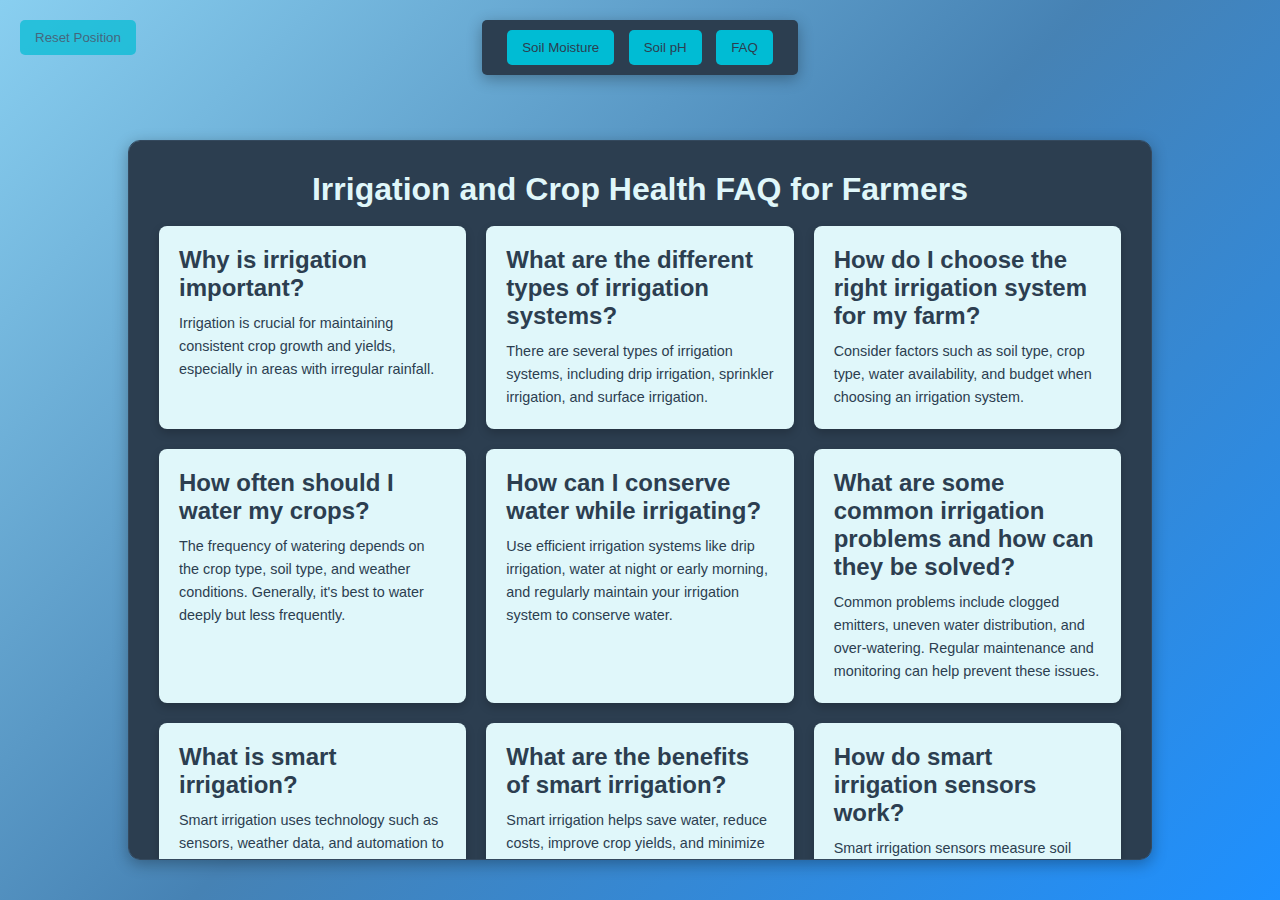
<file: faq.html>
<!DOCTYPE html>
<html lang="en">

<head>
    <meta charset="UTF-8">
    <meta name="viewport" content="width=device-width, initial-scale=1.0">
    <title>Irrigation and Crop Health FAQ for Farmers</title>
    <link rel="stylesheet" href="faq.css">
</head>
<body>
    <nav class="navbar">
        <button class="nav-button" onclick="location.href='index.html'">Soil Moisture</button>
        <button class="nav-button" onclick="location.href='pH.html'">Soil pH</button>
        <button class="nav-button" onclick="location.href='faq.html'">FAQ</button>
    </nav>

    <button id="reset-btn">Reset Position</button>
    <div class="container">
        <h1>Irrigation and Crop Health FAQ for Farmers</h1>
        <br>
        <div class="faq-container">
            <div id="importance" class="faq">
                <h2>Why is irrigation important?</h2>
                <p>Irrigation is crucial for maintaining consistent crop growth and yields, especially in areas with irregular rainfall.</p>
            </div>

            <div id="types" class="faq">
                <h2>What are the different types of irrigation systems?</h2>
                <p>There are several types of irrigation systems, including drip irrigation, sprinkler irrigation, and surface irrigation.</p>
            </div>

            <div id="choose-system" class="faq">
                <h2>How do I choose the right irrigation system for my farm?</h2>
                <p>Consider factors such as soil type, crop type, water availability, and budget when choosing an irrigation system.</p>
            </div>

            <div id="frequency" class="faq">
                <h2>How often should I water my crops?</h2>
                <p>The frequency of watering depends on the crop type, soil type, and weather conditions. Generally, it's best to water deeply but less frequently.</p>
            </div>

            <div id="conservation" class="faq">
                <h2>How can I conserve water while irrigating?</h2>
                <p>Use efficient irrigation systems like drip irrigation, water at night or early morning, and regularly maintain your irrigation system to conserve water.</p>
            </div>

            <div id="problems" class="faq">
                <h2>What are some common irrigation problems and how can they be solved?</h2>
                <p>Common problems include clogged emitters, uneven water distribution, and over-watering. Regular maintenance and monitoring can help prevent these issues.</p>
            </div>

            <!-- New questions related to smart irrigation -->
            <div id="smart-irrigation" class="faq">
                <h2>What is smart irrigation?</h2>
                <p>Smart irrigation uses technology such as sensors, weather data, and automation to optimize water use for crops, improving efficiency and conservation.</p>
            </div>

            <div id="benefits-smart-irrigation" class="faq">
                <h2>What are the benefits of smart irrigation?</h2>
                <p>Smart irrigation helps save water, reduce costs, improve crop yields, and minimize environmental impact by using water more efficiently and effectively.</p>
            </div>

            <div id="smart-sensors" class="faq">
                <h2>How do smart irrigation sensors work?</h2>
                <p>Smart irrigation sensors measure soil moisture, weather conditions, and plant needs to automatically adjust watering schedules and amounts.</p>
            </div>

            <div id="install-smart-irrigation" class="faq">
                <h2>How do I install a smart irrigation system?</h2>
                <p>Installing a smart irrigation system involves setting up sensors, connecting them to a central controller, and configuring the system to work with local weather data.</p>
            </div>

            <div id="cost-smart-irrigation" class="faq">
                <h2>What is the cost of implementing smart irrigation?</h2>
                <p>The cost of smart irrigation systems varies based on the complexity and size of the setup. Initial investment can be high, but long-term savings on water and increased crop yields often offset the cost.</p>
            </div>

            <div id="maintenance-smart-irrigation" class="faq">
                <h2>What maintenance is required for smart irrigation systems?</h2>
                <p>Regular maintenance for smart irrigation systems includes checking and calibrating sensors, cleaning emitters, and updating software for the control system.</p>
            </div>

            <!-- Questions related to pH and crop health -->
            <div id="soil-ph" class="faq">
                <h2>Why is soil pH important for crop health?</h2>
                <p>Soil pH affects nutrient availability to plants. Different crops thrive at different pH levels.</p>
            </div>

            <div id="measuring-soil-ph" class="faq">
                <h2>How do I measure soil pH?</h2>
                <p>Soil pH can be measured using pH testing kits or electronic soil pH meters.</p>
            </div>

            <div id="adjusting-soil-ph" class="faq">
                <h2>How can I adjust soil pH?</h2>
                <p>Soil pH can be adjusted by adding amendments like lime to raise pH or sulfur to lower pH.</p>
            </div>

            <div id="effects-poor-ph" class="faq">
                <h2>What are the effects of poor soil pH on crops?</h2>
                <p>Poor soil pH can lead to nutrient deficiencies, reduced crop yields, and poor overall plant health.</p>
            </div>

            <div id="monitoring-pH" class="faq">
                <h2>How often should I monitor soil pH?</h2>
                <p>Monitoring soil pH should be done regularly, especially before planting and during the growing season.</p>
            </div>
        </div>
    </div>

    <script>
        // JavaScript for draggable container
        document.addEventListener('DOMContentLoaded', (event) => {
            const container = document.querySelector('.container');
            const resetButton = document.getElementById('reset-btn');
            let isDragging = false;
            let offsetX, offsetY;
            const initialPosition = {
                top: window.innerHeight / 2 - container.offsetHeight / 2 + 50 + 'px', // Shifted 50px lower
                left: window.innerWidth / 2 - container.offsetWidth / 2 + 'px'
            };

            container.style.top = initialPosition.top;
            container.style.left = initialPosition.left;

            container.addEventListener('mousedown', (e) => {
                isDragging = true;
                offsetX = e.clientX - container.getBoundingClientRect().left;
                offsetY = e.clientY - container.getBoundingClientRect().top;
                container.style.transition = 'none'; // Disable transitions during dragging
            });

            document.addEventListener('mousemove', (e) => {
                if (isDragging) {
                    container.style.left = `${e.clientX - offsetX}px`;
                    container.style.top = `${e.clientY - offsetY}px`;
                }
            });

            document.addEventListener('mouseup', () => {
                isDragging = false;
                container.style.transition = ''; // Re-enable transitions
            });

            resetButton.addEventListener('click', () => {
                container.style.top = initialPosition.top;
                container.style.left = initialPosition.left;
            });
        });
    </script>
</body>

</html>
</file>
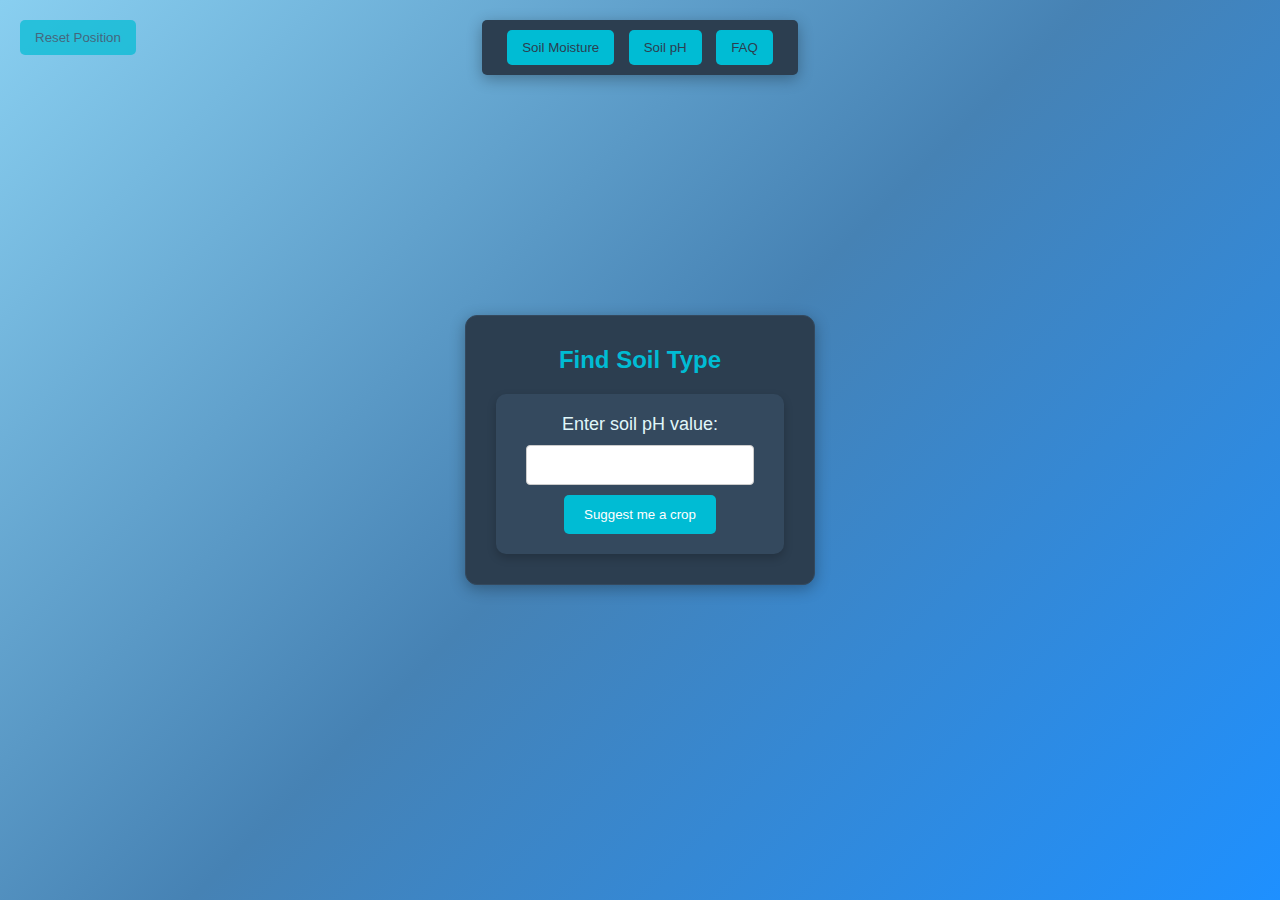
<file: pH.html>
<!DOCTYPE html>
<html lang="en">
<head>
    <meta charset="UTF-8">
    <meta name="viewport" content="width=device-width, initial-scale=1.0">
    <title>Soil Type Finder</title>
    <link rel="stylesheet" href="styleph.css">
</head>
<body>
    <nav class="navbar">
        <button class="nav-button" onclick="location.href='index.html'">Soil Moisture</button>
        <button class="nav-button" onclick="location.href='pH.html'">Soil pH</button>
        <button class="nav-button" onclick="location.href='faq.html'">FAQ</button>
    </nav>

    <button id="reset-btn">Reset Position</button>
    <div class="container" id="soilTypeContainer">
        <h1>Find Soil Type</h1>
        <div class="middle-box">
            <label for="numberInput">Enter soil pH value:</label>
            <input type="number" id="numberInput" />
            <button onclick="findSoilType()">Suggest me a crop</button>
            <p id="result"></p>
        </div>
    </div>

    <script>
        async function fetchData() {
            try {
                const response = await fetch(
                    "https://script.googleusercontent.com/macros/echo?user_content_key=[base64]&lib=Mgm76Ul1SdDz-8dWMZ4C91iJes7BewgY5"
                );
                if (!response.ok) {
                    throw new Error('Failed to fetch data');
                }
                const data = await response.json();
                console.log('Fetched data:', data); // Log fetched data for debugging
                return data;
            } catch (error) {
                console.error('Error fetching data:', error);
                return []; // Return empty array or handle error as needed
            }
        }

        function getSoilTypes(number, data) {
            const matchingTypes = [];
            for (let item of data) {
                if (number >= item.rangeStart && number <= item.rangeEnd) {
                    matchingTypes.push(item.soilType);
                }
            }
            return matchingTypes.length > 0 ? matchingTypes : ["Unknown"];
        }

        async function findSoilType() {
            const resultElement = document.getElementById("result");
            const number = parseFloat(document.getElementById("numberInput").value);

            if (isNaN(number)) {
                resultElement.textContent = "Please enter a valid number.";
                return;
            }

            try {
                const data = await fetchData();
                const soilTypes = getSoilTypes(number, data);
                resultElement.textContent = "Crops Recommended: " + soilTypes.join(", ");
            } catch (error) {
                resultElement.textContent = "Failed to fetch data. Please try again later."; // Display error message
            }
        }

        document.addEventListener('DOMContentLoaded', () => {
            const container = document.getElementById('soilTypeContainer');
            const resetButton = document.getElementById('reset-btn');
            let isDragging = false;
            let offsetX, offsetY;
            const initialPosition = {
                top: window.innerHeight / 2 - container.offsetHeight / 2 + 'px',
                left: window.innerWidth / 2 - container.offsetWidth / 2 + 'px'
            };

            container.style.top = initialPosition.top;
            container.style.left = initialPosition.left;

            container.addEventListener('mousedown', (e) => {
                isDragging = true;
                offsetX = e.clientX - container.getBoundingClientRect().left;
                offsetY = e.clientY - container.getBoundingClientRect().top;
                container.style.transition = 'none'; // Disable transitions during dragging
            });

            document.addEventListener('mousemove', (e) => {
                if (isDragging) {
                    container.style.left = `${e.clientX - offsetX}px`;
                    container.style.top = `${e.clientY - offsetY}px`;
                }
            });

            document.addEventListener('mouseup', () => {
                isDragging = false;
                container.style.transition = ''; // Re-enable transitions
            });

            resetButton.addEventListener('click', () => {
                container.style.top = initialPosition.top;
                container.style.left = initialPosition.left;
            });
        });
    </script>
</body>
</html>
</file>
<file: faq.css>
/* General reset */
* {
    margin: 0;
    padding: 0;
    box-sizing: border-box;
}

/* Body styling with cool tone gradient background */
body {
    font-family: 'Roboto', sans-serif;
    background: linear-gradient(135deg, #89CFF0, #4682B4, #1E90FF); /* Cool tone gradient */
    color: #E0F7FA; /* Light cyan for better readability */
    display: flex;
    justify-content: center;
    align-items: center;
    height: 100vh;
    margin: 0;
    overflow: hidden; /* Prevents scrollbars from appearing when dragging */
    position: relative; /* For positioning the reset button */
}

/* Navbar styling */
.navbar {
    position: absolute;
    top: 20px;
    background-color: #2C3E50; /* Darker blue-gray */
    padding: 10px 20px;
    border-radius: 5px;
    box-shadow: 0 4px 15px rgba(0, 0, 0, 0.3);
}

.nav-button {
    background-color: #00BCD4; /* Cyan */
    color: #2C3E50; /* Darker blue-gray */
    border: none;
    border-radius: 5px;
    padding: 10px 15px;
    margin: 0 5px;
    cursor: pointer;
    transition: background-color 0.3s ease;
}

.nav-button:hover {
    background-color: #008C9E; /* Darker cyan */
}

/* Reset button styling */
#reset-btn {
    position: absolute;
    top: 20px;
    left: 20px;
    background-color: #00BCD4; /* Cyan */
    color: #2C3E50; /* Darker blue-gray */
    border: none;
    border-radius: 5px;
    padding: 10px 15px;
    cursor: pointer;
    opacity: 0.7; /* Low opacity */
    transition: opacity 0.3s ease;
}

#reset-btn:hover {
    opacity: 1; /* Fully opaque on hover */
}

/* Container styling */
.container {
    background-color: #2C3E50; /* Darker blue-gray */
    padding: 30px;
    border-radius: 12px;
    box-shadow: 0 4px 15px rgba(0, 0, 0, 0.3);
    text-align: center;
    width: 80%; /* Adjust the width as needed */
    max-width: 1200px; /* Max width for responsiveness */
    border: 1px solid #34495E; /* Slightly lighter border */
    position: absolute; /* Allows absolute positioning for dragging */
    cursor: move; /* Changes cursor to indicate draggable element */
    overflow-y: auto; /* Enable vertical scrolling if needed */
    max-height: 80vh; /* Limit max height for smaller screens */
}

/* FAQ container styling */
.faq-container {
    display: grid;
    grid-template-columns: repeat(3, 1fr); /* Three columns per row */
    gap: 20px; /* Gap between grid items */
}

/* FAQ box styling */
.faq {
    background-color: #E0F7FA; /* Light cyan */
    color: #2C3E50; /* Darker blue-gray */
    border-radius: 8px;
    padding: 20px;
    box-shadow: 0 4px 10px rgba(0, 0, 0, 0.2);
    text-align: left; /* Align text to the left */
}

.faq h2 {
    margin-bottom: 10px;
}

.faq p {
    font-size: 0.9em;
    line-height: 1.6;
}

/* Responsive adjustments */
@media (max-width: 1200px) {
    .faq-container {
        grid-template-columns: repeat(2, 1fr); /* Two columns on smaller screens */
    }
}

@media (max-width: 900px) {
    .faq-container {
        grid-template-columns: 1fr; /* One column on mobile screens */
    }
}
</file>
<file: styleph.css>
/* General reset */
* {
    margin: 0;
    padding: 0;
    box-sizing: border-box;
}

/* Body styling with cool tone gradient background */
body {
    font-family: 'Roboto', sans-serif;
    background: linear-gradient(135deg, #89CFF0, #4682B4, #1E90FF); /* Cool tone gradient */
    color: #E0F7FA; /* Light cyan for better readability */
    display: flex;
    justify-content: center;
    align-items: center;
    height: 100vh;
    margin: 0;
    overflow: hidden; /* Prevents scrollbars from appearing when dragging */
    position: relative; /* For positioning the reset button */
}

/* Navbar styling */
.navbar {
    position: absolute;
    top: 20px;
    background-color: #2C3E50; /* Darker blue-gray */
    padding: 10px 20px;
    border-radius: 5px;
    box-shadow: 0 4px 15px rgba(0, 0, 0, 0.3);
}

.nav-button {
    background-color: #00BCD4; /* Cyan */
    color: #2C3E50; /* Darker blue-gray */
    border: none;
    border-radius: 5px;
    padding: 10px 15px;
    margin: 0 5px;
    cursor: pointer;
    transition: background-color 0.3s ease;
}

.nav-button:hover {
    background-color: #008C9E; /* Darker cyan */
}

/* Reset button styling */
#reset-btn {
    position: absolute;
    top: 20px;
    left: 20px;
    background-color: #00BCD4; /* Cyan */
    color: #2C3E50; /* Darker blue-gray */
    border: none;
    border-radius: 5px;
    padding: 10px 15px;
    cursor: pointer;
    opacity: 0.7; /* Low opacity */
    transition: opacity 0.3s ease;
}

#reset-btn:hover {
    opacity: 1; /* Fully opaque on hover */
}

/* Container styling */
.container {
    background-color: #2C3E50; /* Darker blue-gray */
    padding: 30px;
    border-radius: 12px;
    box-shadow: 0 4px 15px rgba(0, 0, 0, 0.3);
    text-align: center;
    width: 350px;
    border: 1px solid #34495E; /* Slightly lighter border */
    position: absolute; /* Allows absolute positioning for dragging */
    cursor: move; /* Changes cursor to indicate draggable element */
}

/* Middle box styling */
.middle-box {
    background-color: #34495E; /* Blue-gray */
    padding: 20px;
    border-radius: 10px;
    margin-top: 20px; /* Adjusted margin for spacing */
    box-shadow: 0 4px 10px rgba(0, 0, 0, 0.2);
}

/* Header styling */
h1 {
    font-size: 24px;
    color: #00BCD4; /* Cyan */
    margin-bottom: 20px;
}

/* Input and button styling */
label {
    display: block;
    font-size: 18px;
    color: #E0F7FA; /* Light cyan */
    margin-bottom: 10px;
}

input[type="number"] {
    width: calc(100% - 20px);
    padding: 10px;
    font-size: 16px;
    border: 1px solid #ccc;
    border-radius: 4px;
    margin-bottom: 10px;
    outline: none;
    background-color: #fff; /* White */
    color: #333; /* Dark gray */
    transition: border-color 0.3s ease;
}

input[type="number"]:focus {
    border-color: #00BCD4; /* Cyan border color on focus */
}

button {
    background-color: #00BCD4; /* Cyan */
    color: #fff; /* White */
    border: none;
    border-radius: 5px;
    padding: 12px 20px;
    cursor: pointer;
    transition: background-color 0.3s ease;
}

button:hover {
    background-color: #008C9E; /* Darker cyan on hover */
}
</file>
